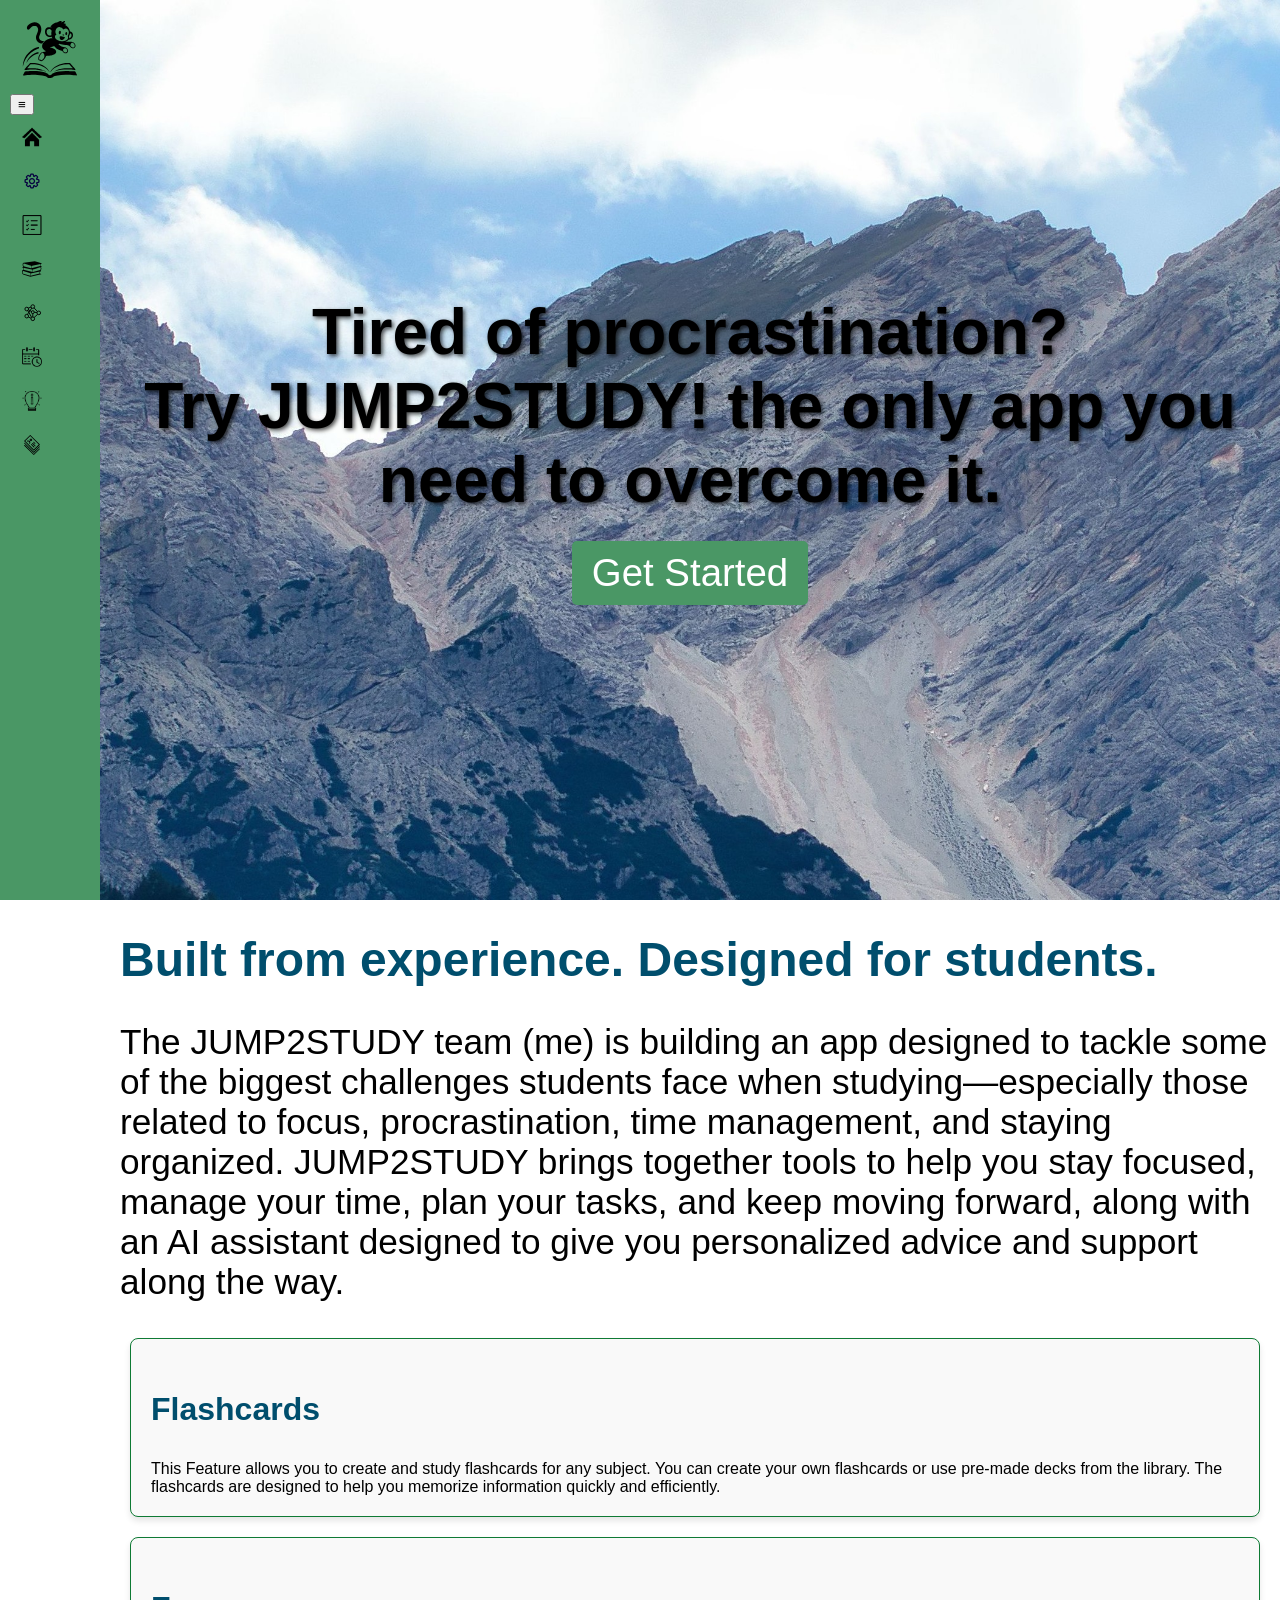
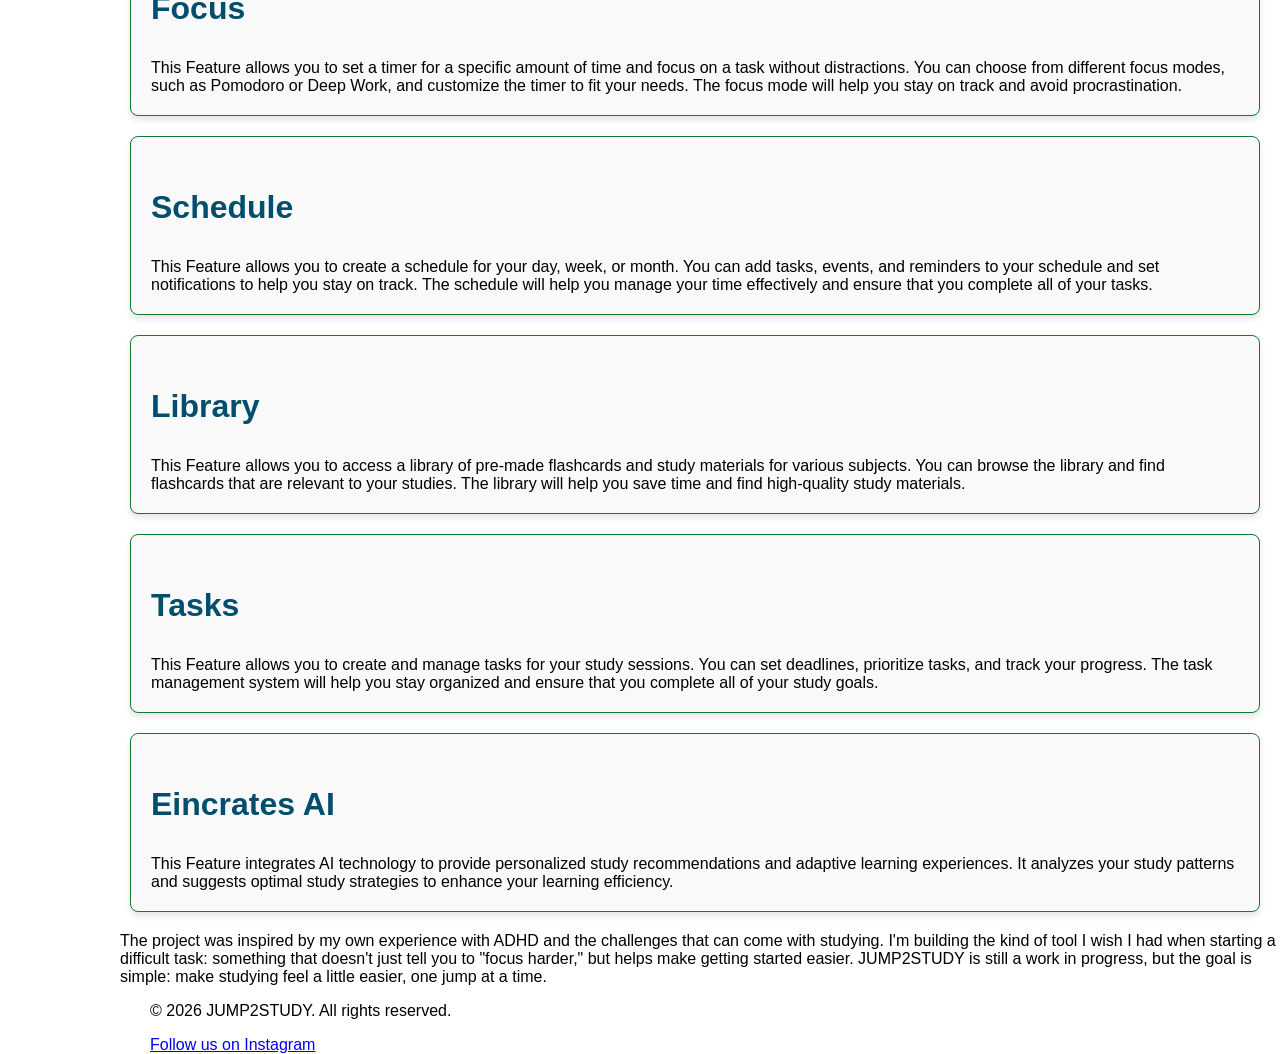
<file: index.html>
<!DOCTYPE html>
<html lang="en">
<head>
    <meta charset="UTF-8">
    <meta name="viewport" content="width=device-width, initial-scale=1.0">
    <title>JUMP2STUDY</title>
    <link rel="stylesheet" href="style.css">
    <link rel="stylesheet2" href="sty-indx.css">
    <link rel="icon" href="/images/logoperron.svg" type="image/svg+xml">
</head>
<body>
    <nav id = "navbar">
    <div id="logo-container">
        <img id ="logo" src="/images/logoperron.svg" alt="Logo" width="100" height="100">

    </div>
    <button id="menu-toggle" aria-label="Toggle Menu" aria-expanded="false">
        ≡
    </button>
    <ul>
        
        <li ><a href="home.html"><img src="/images/homepage-icon.png" alt="Home" width="20" height="20"><span>Home</span></a></li>
        <li ><a href="settings.html"><img src="/images/settings-2.svg" alt="Settings" width="20" height="20"><span>Settings</span></a></li>
        <li><a href="tasks.html"><img src="/images/check-list-icon.webp" alt="To do list" width="20" height="20"><span>To do list</span></a></li>
        <li><a href="library.html"><img src="/images/books-stack-of-three.svg" alt="Library" width="20" height="20"><span>Library</span></a></li>
        <li><a href="ai.html"><img src="/images/ai-mi-algorithm.svg" alt="Innovative AI" width="20" height="20"><span>Eincrates AI</span></a></li>
        <li><a href="schedule.html"><img src="/images/daily-schedule-icon.webp" alt="Schedule" width="20" height="20"><span>Schedule</span></a></li>
        <li><a href="focus.html"><img src="/images/focus.png" alt="Focus" width="20" height="20"><span>Focus</span></a></li>
        <li><a href="flashcards.html"><img src="/images/business-cards.svg" alt="Flashcards" width="20" height="20"><span>Flashcards</span></a></li>
        

    </ul>    
    </nav>
    <div id = "fp-container">
        <h1 class="pres">Tired of  procrastination? <br>
            Try JUMP2STUDY! the only app you need to overcome it.</h1>
        <button id="get-started" onclick="window.location.href='home.html'">Get Started</button>
        </div>
    <div id="content">
        
        <h1 class="pres" id ="misionhead">Built from experience. Designed for students.</h1>
        <p class="pres" id ="misiontext">

The JUMP2STUDY team (me) is building an app designed to tackle some of the biggest challenges students face when studying—especially those related to focus, procrastination, time management, and staying organized.

JUMP2STUDY brings together tools to help you stay focused, manage your time, plan your tasks, and keep moving forward, along with an AI assistant designed to give you personalized advice and support along the way.

</p>
<div class="card" >
    <h3>Flashcards</h3>
    <div class = "extra">
        This Feature allows you to create and study flashcards for any subject. You can create your own flashcards or use pre-made decks from the library. The flashcards are designed to help you memorize information quickly and efficiently.
    </div>
</div>
<div class="card" >
    <h3>Focus</h3>
    <div class = "extra">
        This Feature allows you to set a timer for a specific amount of time and focus on a task without distractions. You can choose from different focus modes, such as Pomodoro or Deep Work, and customize the timer to fit your needs. The focus mode will help you stay on track and avoid procrastination.
    </div>
</div>

<div class="card" >
    <h3>Schedule</h3>
    <div class = "extra">
        This Feature allows you to create a schedule for your day, week, or month. You can add tasks, events, and reminders to your schedule and set notifications to help you stay on track. The schedule will help you manage your time effectively and ensure that you complete all of your tasks.
    </div>
</div>
<div class="card" >
    <h3>Library</h3>
    <div class = "extra">
        This Feature allows you to access a library of pre-made flashcards and study materials for various subjects. You can browse the library and find flashcards that are relevant to your studies. The library will help you save time and find high-quality study materials.
    </div>
</div>
<div class="card" >
    <h3>Tasks</h3>
    <div class = "extra">
        This Feature allows you to create and manage tasks for your study sessions. You can set deadlines, prioritize tasks, and track your progress. The task management system will help you stay organized and ensure that you complete all of your study goals.
    </div>
</div>
<div class="card" >
    <h3>Eincrates AI</h3>
    <div class = "extra">
        This Feature integrates AI technology to provide personalized study recommendations and adaptive learning experiences. It analyzes your study patterns and suggests optimal study strategies to enhance your learning efficiency.
    </div>
</div>
<p class="pres" id ="experience">
    The project was inspired by my own experience with ADHD and the challenges that can come with studying. I'm building the kind of tool I wish I had when starting a difficult task: something that doesn't just tell you to "focus harder," but helps make getting started easier.

JUMP2STUDY is still a work in progress, but the goal is simple: make studying feel a little easier, one jump at a time.
</p>
        
    </div>
    <div></div>
    <script src="script.js"></script>
    <footer>
        <p style="margin-left: 150px;">&copy; 2026 JUMP2STUDY. All rights reserved.</p>
        <a href="https://www.instagram.com/friedrich_nietzsche.official/?hl=en" target="_blank" style="margin-left: 150px;">Follow us on Instagram</a>
    </footer>
</body>
</html>
</file>
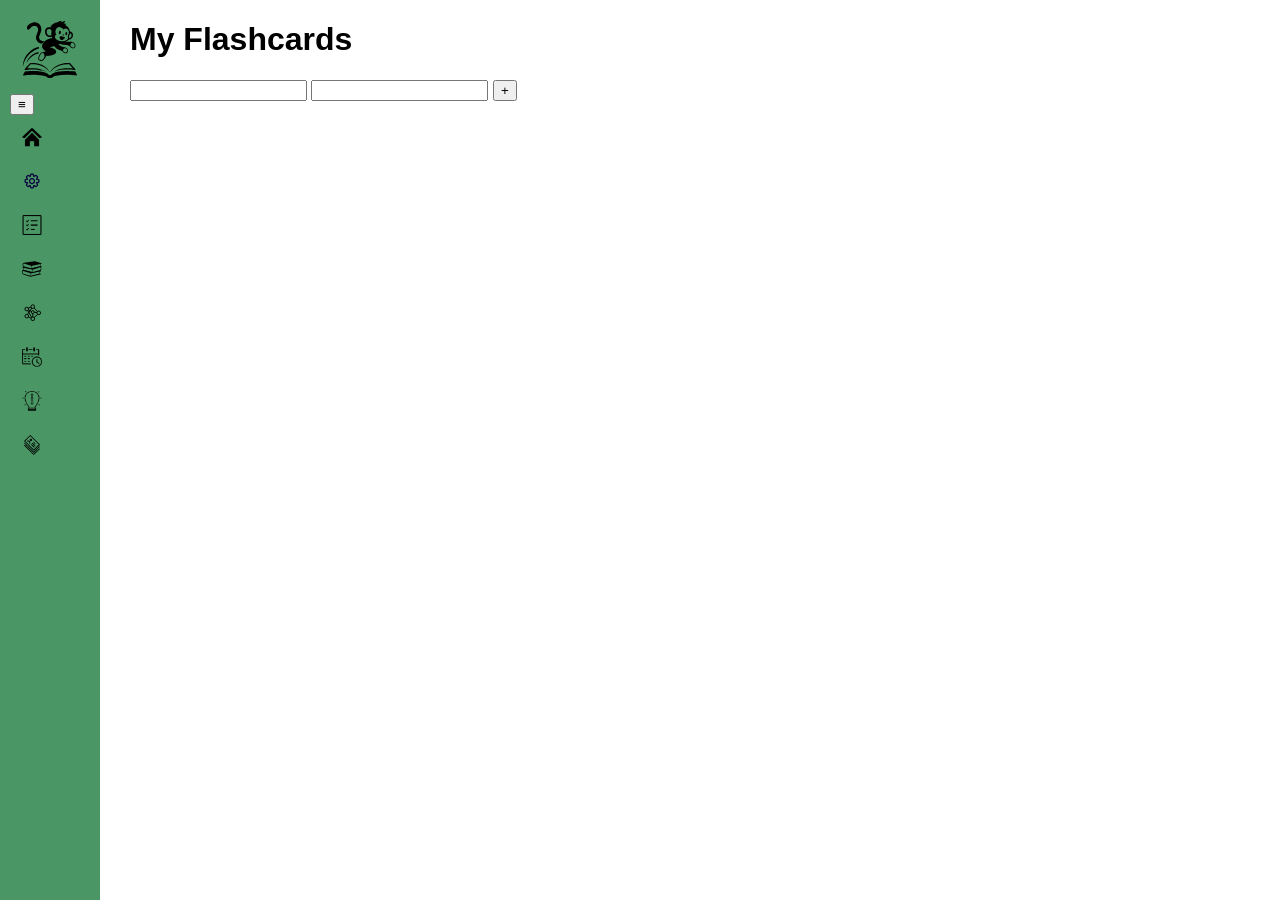
<file: flashcards.html>
<!DOCTYPE html>
<html lang="en">
<head>
    <meta charset="UTF-8">
    <meta name="viewport" content="width=device-width, initial-scale=1.0">
    <title>JUMP2STUDY</title>
    <link rel="stylesheet" href="style.css">
    <link rel="icon" href="/images/logoperron.svg" type="image/svg+xml">
</head>
<body>
    <nav id = "navbar">
    <div id="logo-container">
        <img id ="logo" src="/images/logoperron.svg" alt="Logo" width="100" height="100">

    </div>
    <button id="menu-toggle" aria-label="Toggle Menu" aria-expanded="false">
        ≡
    </button>
    <ul>
        
        <li ><a href="home.html"><img src="/images/homepage-icon.png" alt="Home" width="20" height="20"><span>Home</span></a></li>
        <li ><a href="settings.html"><img src="/images/settings-2.svg" alt="Settings" width="20" height="20"><span>Settings</span></a></li>
        <li><a href="tasks.html"><img src="/images/check-list-icon.webp" alt="To do list" width="20" height="20"><span>To do list</span></a></li>
        <li><a href="library.html"><img src="/images/books-stack-of-three.svg" alt="Library" width="20" height="20"><span>Library</span></a></li>
        <li><a href="ai.html"><img src="/images/ai-mi-algorithm.svg" alt="Innovative AI" width="20" height="20"><span>Eincrates AI</span></a></li>
        <li><a href="schedule.html"><img src="/images/daily-schedule-icon.webp" alt="Schedule" width="20" height="20"><span>Schedule</span></a></li>
        <li><a href="focus.html"><img src="/images/focus.png" alt="Focus" width="20" height="20"><span>Focus</span></a></li>
        <li><a href="flashcards.html"><img src="/images/business-cards.svg" alt="Flashcards" width="20" height="20"><span>Flashcards</span></a></li>
        

    </ul>    
    </nav>
    <div class="Collection" id ="collection">
        <h1 id="colection-title"> 
            My Flashcards
        </h1>
       <input id="ascreen">
       <input id ="bscreen"> 
        <button id="addflashcard">
            +
        </button>

    </div> 
    <button></button>
   <script>
        const navbar = document.getElementById("navbar");
        const menuToggle = document.getElementById("menu-toggle");
        // 2. Listen for clicks on the button
        menuToggle.addEventListener("click", function() {
            navbar.classList.toggle("expanded");
            const isExpanded = navbar.classList.contains("expanded");
            menuToggle.setAttribute("aria-expanded", isExpanded);

        });

        const sa = document.getElementById("ascreen");
        const sb = document.getElementById("bscreen");
        const add = document.getElementById("addflashcard");
        const col = document.getElementById("collection");
        
        // 1. Arranca con lo que ya estaba guardado (o vacío si no hay nada)
        const cards = JSON.parse(localStorage.getItem("flashcards")) || [];
        
        // 2. Función que pinta UNA tarjeta a partir de sus datos
        function paintCard(cardtext) {
            const fc = document.createElement("div");
            fc.className = "Flashcard";
            fc.textContent = cardtext.a;
        
            let showingA = true; // cada tarjeta recuerda su propio lado
            fc.addEventListener("click", function () {
                showingA = !showingA;
                fc.textContent = showingA ? cardtext.a : cardtext.b;
            });
        
            col.appendChild(fc);
        }
        
        
        cards.forEach(paintCard);
        
        // 4. Al agregar una nueva
        add.addEventListener("click", function () {
            const text = sa.value.trim();
            const text2 = sb.value.trim();
            if (text === "" || text2 === "") return;
        
            const cardtext = { a: text, b: text2 };
            cards.push(cardtext);
            localStorage.setItem("flashcards", JSON.stringify(cards));
            paintCard(cardtext);
        
            sa.value = "";
            sb.value = "";
        });
   </script>
</body>
</file>
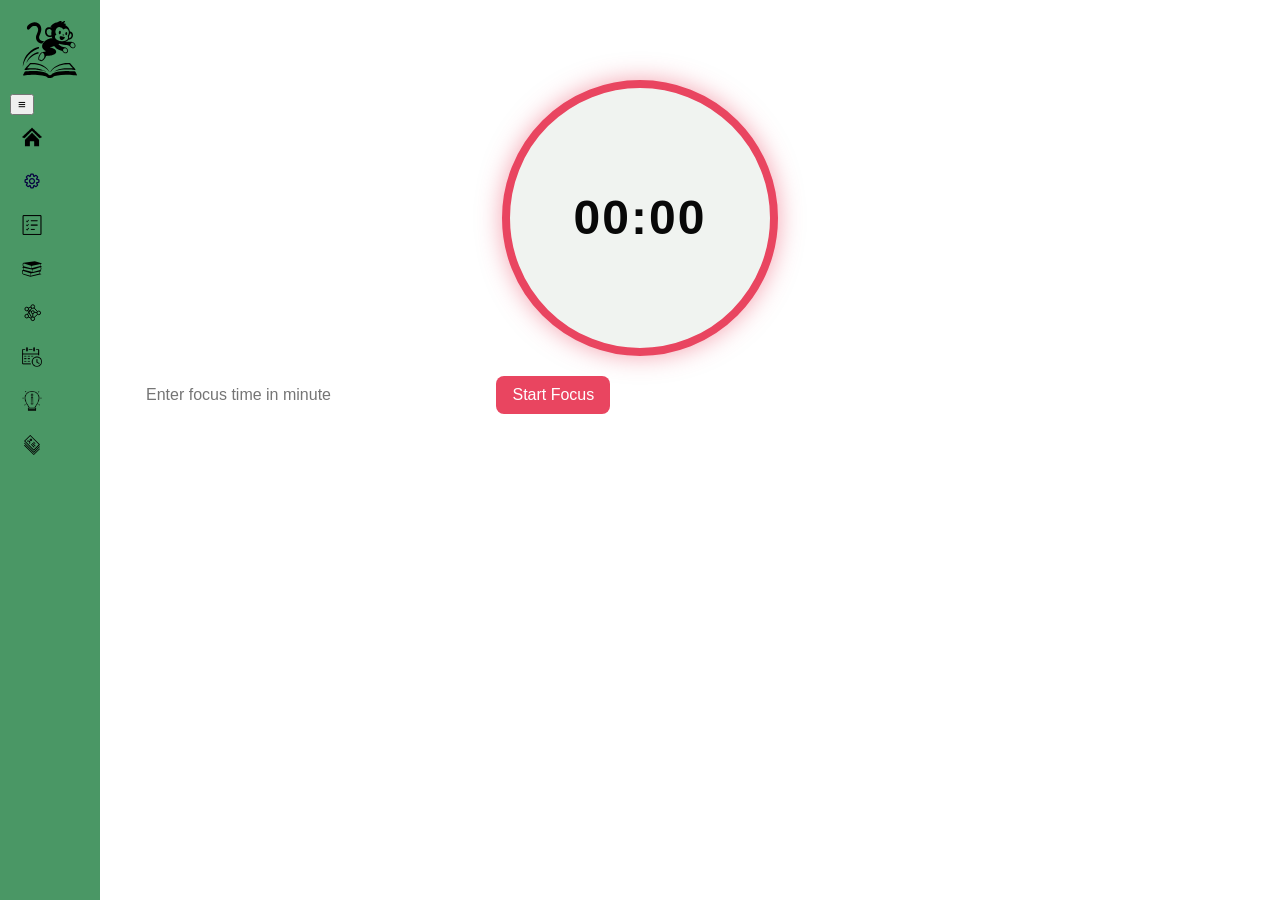
<file: focus.html>
<!DOCTYPE html>
<html lang="en">
<head>
    <meta charset="UTF-8">
    <meta name="viewport" content="width=device-width, initial-scale=1.0">
    <title>JUMP2STUDY</title>
    <link rel="stylesheet" href="style.css">
    <link rel="icon" href="/images/logoperron.svg" type="image/svg+xml">
</head>
<body>
    <nav id = "navbar">
    <div id="logo-container">
        <img id ="logo" src="/images/logoperron.svg" alt="Logo" width="100" height="100">

    </div>
    <button id="menu-toggle" aria-label="Toggle Menu" aria-expanded="false">
        ≡
    </button>
    <ul>
        
        <li ><a href="home.html"><img src="/images/homepage-icon.png" alt="Home" width="20" height="20"><span>Home</span></a></li>
        <li ><a href="settings.html"><img src="/images/settings-2.svg" alt="Settings" width="20" height="20"><span>Settings</span></a></li>
        <li><a href="tasks.html"><img src="/images/check-list-icon.webp" alt="To do list" width="20" height="20"><span>To do list</span></a></li>
        <li><a href="library.html"><img src="/images/books-stack-of-three.svg" alt="Library" width="20" height="20"><span>Library</span></a></li>
        <li><a href="ai.html"><img src="/images/ai-mi-algorithm.svg" alt="Innovative AI" width="20" height="20"><span>Eincrates AI</span></a></li>
        <li><a href="schedule.html"><img src="/images/daily-schedule-icon.webp" alt="Schedule" width="20" height="20"><span>Schedule</span></a></li>
        <li><a href="focus.html"><img src="/images/focus.png" alt="Focus" width="20" height="20"><span>Focus</span></a></li>
        <li><a href="flashcards.html"><img src="/images/business-cards.svg" alt="Flashcards" width="20" height="20"><span>Flashcards</span></a></li>
        

    </ul>    
    </nav>
    <div>
        <h1>Focus</h1>
        <div class="circle">
            <p id = "clock">00:00</p>
        </div>

        <input class="picktime" type="number" id="focus-time" placeholder="Enter focus time in minutes">
        <button class="picktime" id="start-focus">Start Focus</button>
    
    </div>
   <script>
    const navbar = document.getElementById("navbar");
    const menuToggle = document.getElementById("menu-toggle");

    // 2. Listen for clicks on the button
    menuToggle.addEventListener("click", function() {

        // 3. Toggle the expanded class
        navbar.classList.toggle("expanded");

        // 4. Update the accessibility state
        const isExpanded = navbar.classList.contains("expanded");
        menuToggle.setAttribute("aria-expanded", isExpanded);

    });
    let inputField = document.getElementById("focus-time");
    let submitButton = document.getElementById("start-focus");
    let di = document.getElementById("clock");
    const delay = ms => new Promise(res => setTimeout(res,ms)); // 1 second delay
    let n = 0;
    submitButton.addEventListener("click",()=>{
        timer();

    })
    async function timer (){
        while (inputField.value >0 || n > 0 ){
            if (n<0){
                n=59;
                inputField.value --;
            }
            if (n<10){
                di.textContent = inputField.value + ":0" + n; 
            }
            else{
                di.textContent = inputField.value + ":" + n; 
            }
            n--;
            await delay(1000);
        }
        di.textContent = "00:00"
    }

   </script>
</body>
</file>
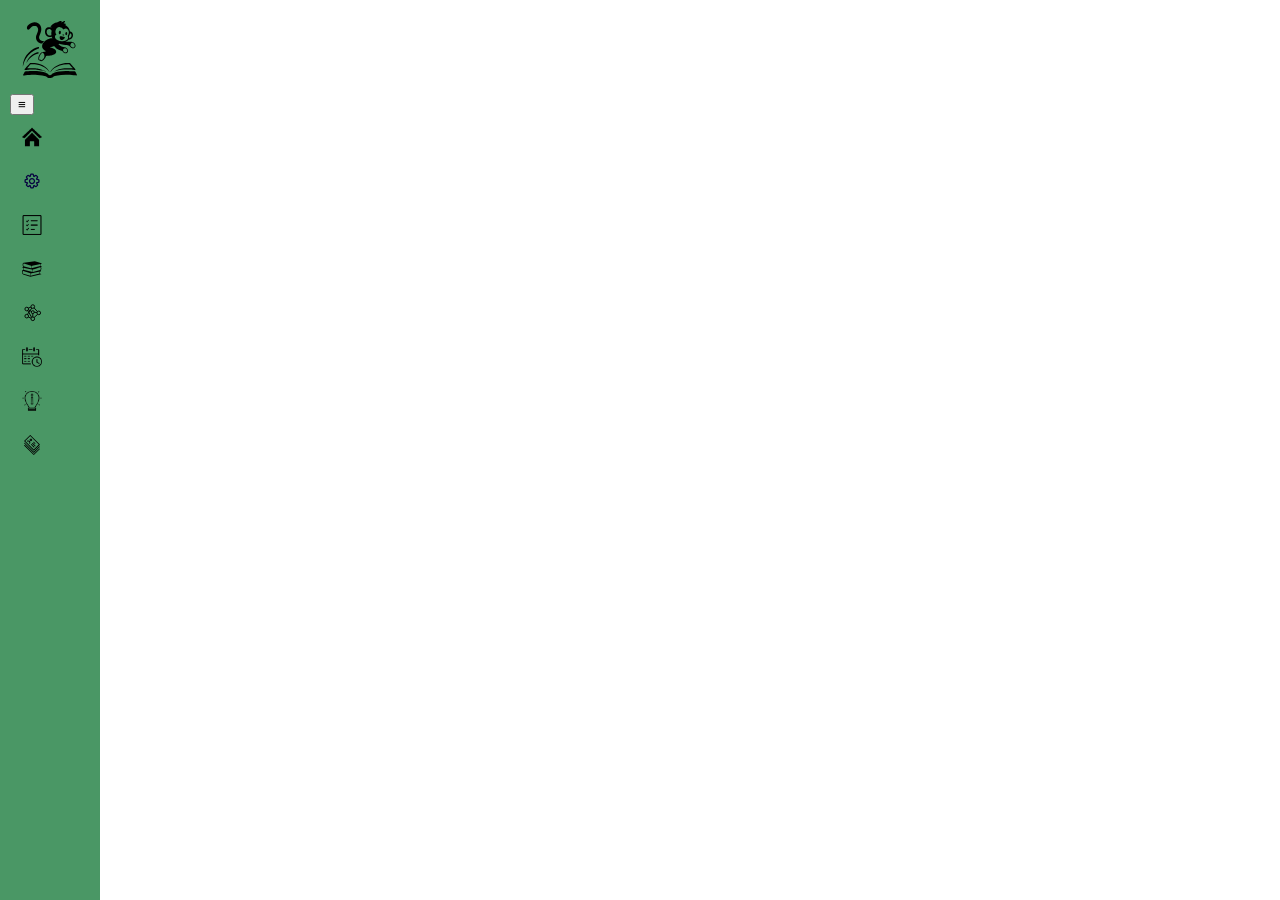
<file: home.html>
<!DOCTYPE html>
<html lang="en">
<head>
    <meta charset="UTF-8">
    <meta name="viewport" content="width=device-width, initial-scale=1.0">
    <title>JUMP2STUDY</title>
    <link rel="stylesheet" href="style.css">
    <link rel="icon" href="/images/logoperron.svg" type="image/svg+xml">
</head>
<body>
    <nav id = "navbar">
    <div id="logo-container">
        <img id ="logo" src="/images/logoperron.svg" alt="Logo" width="100" height="100">

    </div>
    <button id="menu-toggle" aria-label="Toggle Menu" aria-expanded="false">
        ≡
    </button>
    <ul>
        
        <li ><a href="home.html"><img src="/images/homepage-icon.png" alt="Home" width="20" height="20"><span>Home</span></a></li>
        <li ><a href="settings.html"><img src="/images/settings-2.svg" alt="Settings" width="20" height="20"><span>Settings</span></a></li>
        <li><a href="tasks.html"><img src="/images/check-list-icon.webp" alt="To do list" width="20" height="20"><span>To do list</span></a></li>
        <li><a href="library.html"><img src="/images/books-stack-of-three.svg" alt="Library" width="20" height="20"><span>Library</span></a></li>
        <li><a href="ai.html"><img src="/images/ai-mi-algorithm.svg" alt="Innovative AI" width="20" height="20"><span>Eincrates AI</span></a></li>
        <li><a href="schedule.html"><img src="/images/daily-schedule-icon.webp" alt="Schedule" width="20" height="20"><span>Schedule</span></a></li>
        <li><a href="focus.html"><img src="/images/focus.png" alt="Focus" width="20" height="20"><span>Focus</span></a></li>
        <li><a href="flashcards.html"><img src="/images/business-cards.svg" alt="Flashcards" width="20" height="20"><span>Flashcards</span></a></li>
        

    </ul>    
    </nav>
   <script src="script.js"></script>
</body>
</file>
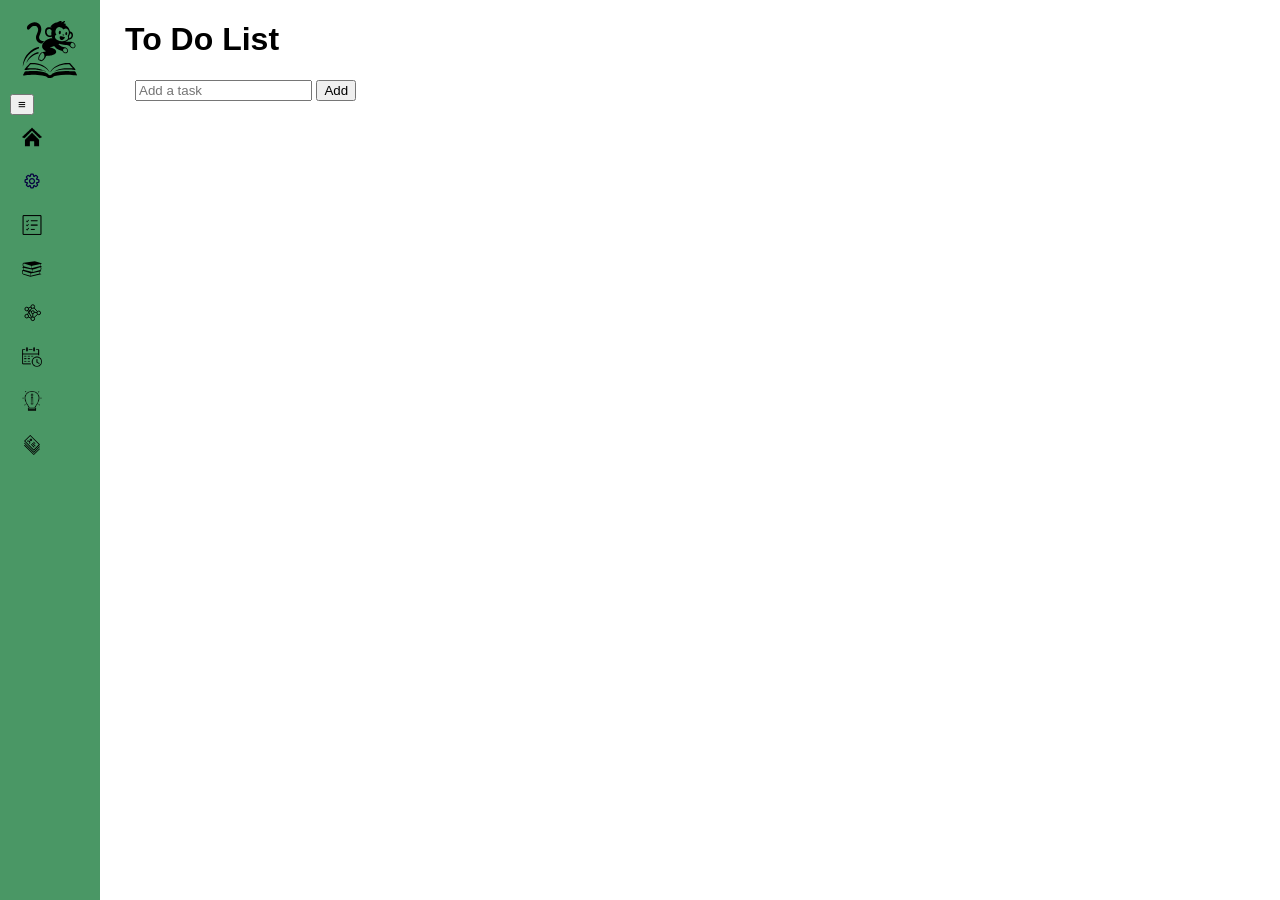
<file: tasks.html>
<!DOCTYPE html>
<html lang="en">
<head>
    <meta charset="UTF-8">
    <meta name="viewport" content="width=device-width, initial-scale=1.0">
    <title>JUMP2STUDY</title>
    <link rel="stylesheet" href="style.css">
    <link rel="icon" href="/images/logoperron.svg" type="image/svg+xml">
</head>
<body>
    <nav id = "navbar">
    <div id="logo-container">
        <img id ="logo" src="/images/logoperron.svg" alt="Logo" width="100" height="100">

    </div>
    <button id="menu-toggle" aria-label="Toggle Menu" aria-expanded="false">
        ≡
    </button>
    <ul>
        
        <li ><a href="home.html"><img src="/images/homepage-icon.png" alt="Home" width="20" height="20"><span>Home</span></a></li>
        <li ><a href="settings.html"><img src="/images/settings-2.svg" alt="Settings" width="20" height="20"><span>Settings</span></a></li>
        <li><a href="tasks.html"><img src="/images/check-list-icon.webp" alt="To do list" width="20" height="20"><span>To do list</span></a></li>
        <li><a href="library.html"><img src="/images/books-stack-of-three.svg" alt="Library" width="20" height="20"><span>Library</span></a></li>
        <li><a href="ai.html"><img src="/images/ai-mi-algorithm.svg" alt="Innovative AI" width="20" height="20"><span>Eincrates AI</span></a></li>
        <li><a href="schedule.html"><img src="/images/daily-schedule-icon.webp" alt="Schedule" width="20" height="20"><span>Schedule</span></a></li>
        <li><a href="focus.html"><img src="/images/focus.png" alt="Focus" width="20" height="20"><span>Focus</span></a></li>
        <li><a href="flashcards.html"><img src="/images/business-cards.svg" alt="Flashcards" width="20" height="20"><span>Flashcards</span></a></li>
        

    </ul>    
    </nav>
    <h1 id="Tudu">To Do List</h1>
    <div id="to-do"> <input type="text" id="taskInput" placeholder="Add a task"> 
    <button id="taskbtn">Add</button>
    <ul id="tasklist"></ul>
    </div>

   <script>
        const navbar = document.getElementById("navbar");
        const menuToggle = document.getElementById("menu-toggle");

        // 2. Listen for clicks on the button
        menuToggle.addEventListener("click", function() {

            // 3. Toggle the expanded class
            navbar.classList.toggle("expanded");

            // 4. Update the accessibility state
            const isExpanded = navbar.classList.contains("expanded");
            menuToggle.setAttribute("aria-expanded", isExpanded);

        });
        const input=document.getElementById("taskInput");
        const tbtn = document.getElementById("taskbtn");
        const lis = document.getElementById("tasklist");
        const tasks = JSON.parse(localStorage.getItem("tasks")) || [];
        function addtasks (taks){
            const li = document.createElement("li");
            li.textContent = taks;
            lis.appendChild(li);
            input.value = "";
        }
        tasks.forEach(addtasks);
        tbtn.addEventListener("click", () =>{
            const text = input.value.trim();
            if (text === "") return;
            tasks.push(text);
            addtasks(tasks);
            localStorage.setItem("tasks",JSON.stringify(tasks)); 
        })
        lis.addEventListener("click", (event) => {
        const li = event.target.closest("li");
            if (!li) return;
            li.classList.toggle("done");
    });
        
   </script>
</body>
</file>
<file: style.css>
/*General */
body{
    font-family: 'Arial', sans-serif;
    margin: 0;
    padding: 0;
}
#navbar {
    background-color: #4a9765;
    color: white;
    padding: 10px;
    position: fixed;
    top: 0;
    left: 0;
    width: 100px;
    z-index: 1000;
    height: 100vh;
    box-sizing :border-box;
    z-index: 1000;
    overflow: hidden;
    transition: width 0.3s ease-in-out;
    align-items: center;
}
#navbar.expanded {
    width: 260px;
}
#navbar a {
    display: flex;
    align-items: center;
    color: white;
    gap: 10px;
    text-decoration: none;
    padding: 12px;
    justify-content:flex-start;
}

#navbar span {
    display: none;
}

#navbar.expanded span {
    display: inline;
}
#navbar ul{
    list-style-type: none;
    margin: 0;
    padding: 0;

}
#navbar.expanded a{
    justify-content: flex-start;
}
#logo{
    width: 80px;
    height: 80px;
    left: 0;

}
/*Index */
.pres{
    margin-left: 120px;
}
#fp-image{
    width: 100%;
    margin-top: 0;
    margin-left: 0px;
    margin-right: 0px;

}
#fp-container{
    display: flex;
    justify-content: center;
    flex-direction: column;
    align-items: center;
    height: 100vh;
    background-image : url('/images/fp.jpg');
    background-size: cover;
    background-position: center;
    background-repeat: no-repeat;
    text-align: center;
    padding-left: 100px;
    box-sizing: border-box;
    text-shadow: 2px 2px 4px rgba(0, 0, 0, 0.7);
    font-size: 2em;
    align-items: center;
    padding-left: 100px;
}
#fp-container .pres{
    margin: 0 0 24px 0;
}
#get-started{
    
    background-color: #4a9765;
    color: white;
    border: none;
    padding: 10px 20px;
    font-size: 1.2em;
    cursor: pointer;
    border-radius: 5px;
}

#misionhead{
    color: #004e6d;
    font-size: 3.0em;
}
#misiontext{
    font-size: 2.2em;
   
    
}
.card {
    background-color: #f9f9f9;
    border: 1px solid #ddd;
    border-radius: 8px;
    padding: 20px;
    margin: 20px;
    border-color: #0e7a34;
    box-shadow: 0 4px 6px rgba(0, 0, 0, 0.1);
    transition: transform 0.3s ease, box-shadow 0.3s ease;
    cursor: pointer;
    margin-left: 130px;

}
.card:hover {
    transform: translateY(-5px);
    box-shadow: 0 8px 12px rgba(0, 0, 0, 0.2);
}
.card h3{
    color: #004e6d;
    font-size: 2.0em;
}
/*Focus*/
.circle {
    width: 200px;
    height: 200px;
    border-radius: 50%;
    background-color: #f0f3f0;
    margin: 20px auto, #20741e;
    margin: 20px auto;
}

.circle {
    width: 260px;
    height: 260px;
    border-radius: 50%;
    border: 8px solid #e94560;
    box-shadow: 0 0 25px rgba(233, 69, 96, 0.5);
    display: flex;
    align-items: center;
    justify-content: center;
}

#clock {
    margin: 0;
    font-size: 3rem;
    font-weight: 700;
    color: #080808;
    letter-spacing: 2px;
  }

.picktime {
    padding: 10px 16px;
    font-family: inherit;
    font-size: 1rem;
    border-radius: 8px;
    border: none;
    margin-left : 130px;
}

button.picktime {
    background: #e94560;
    color: #fff;
    cursor: pointer;
}

button.picktime:hover {
    background: #ff6b81;
}
/*To do*/
#Tudu{
    margin-left: 125px;
    
}
#to-do{
    margin-left: 135px;
}
.done {
    text-decoration: line-through;
    opacity: 0.6;
    color: blue;
}
#tasklist li {  
    width: fit-content;
    cursor: pointer;
}
/*Flashcards*/
.Collection{
    margin-left: 130px;
}
.Flashcard{
    width: 215px;
    min-height: 115px;
    border-radius: 20px;
    border :3px solid green;
    text-align: center;
    display : flex;
    justify-content: center;
    align-items: center;
}
</file>
